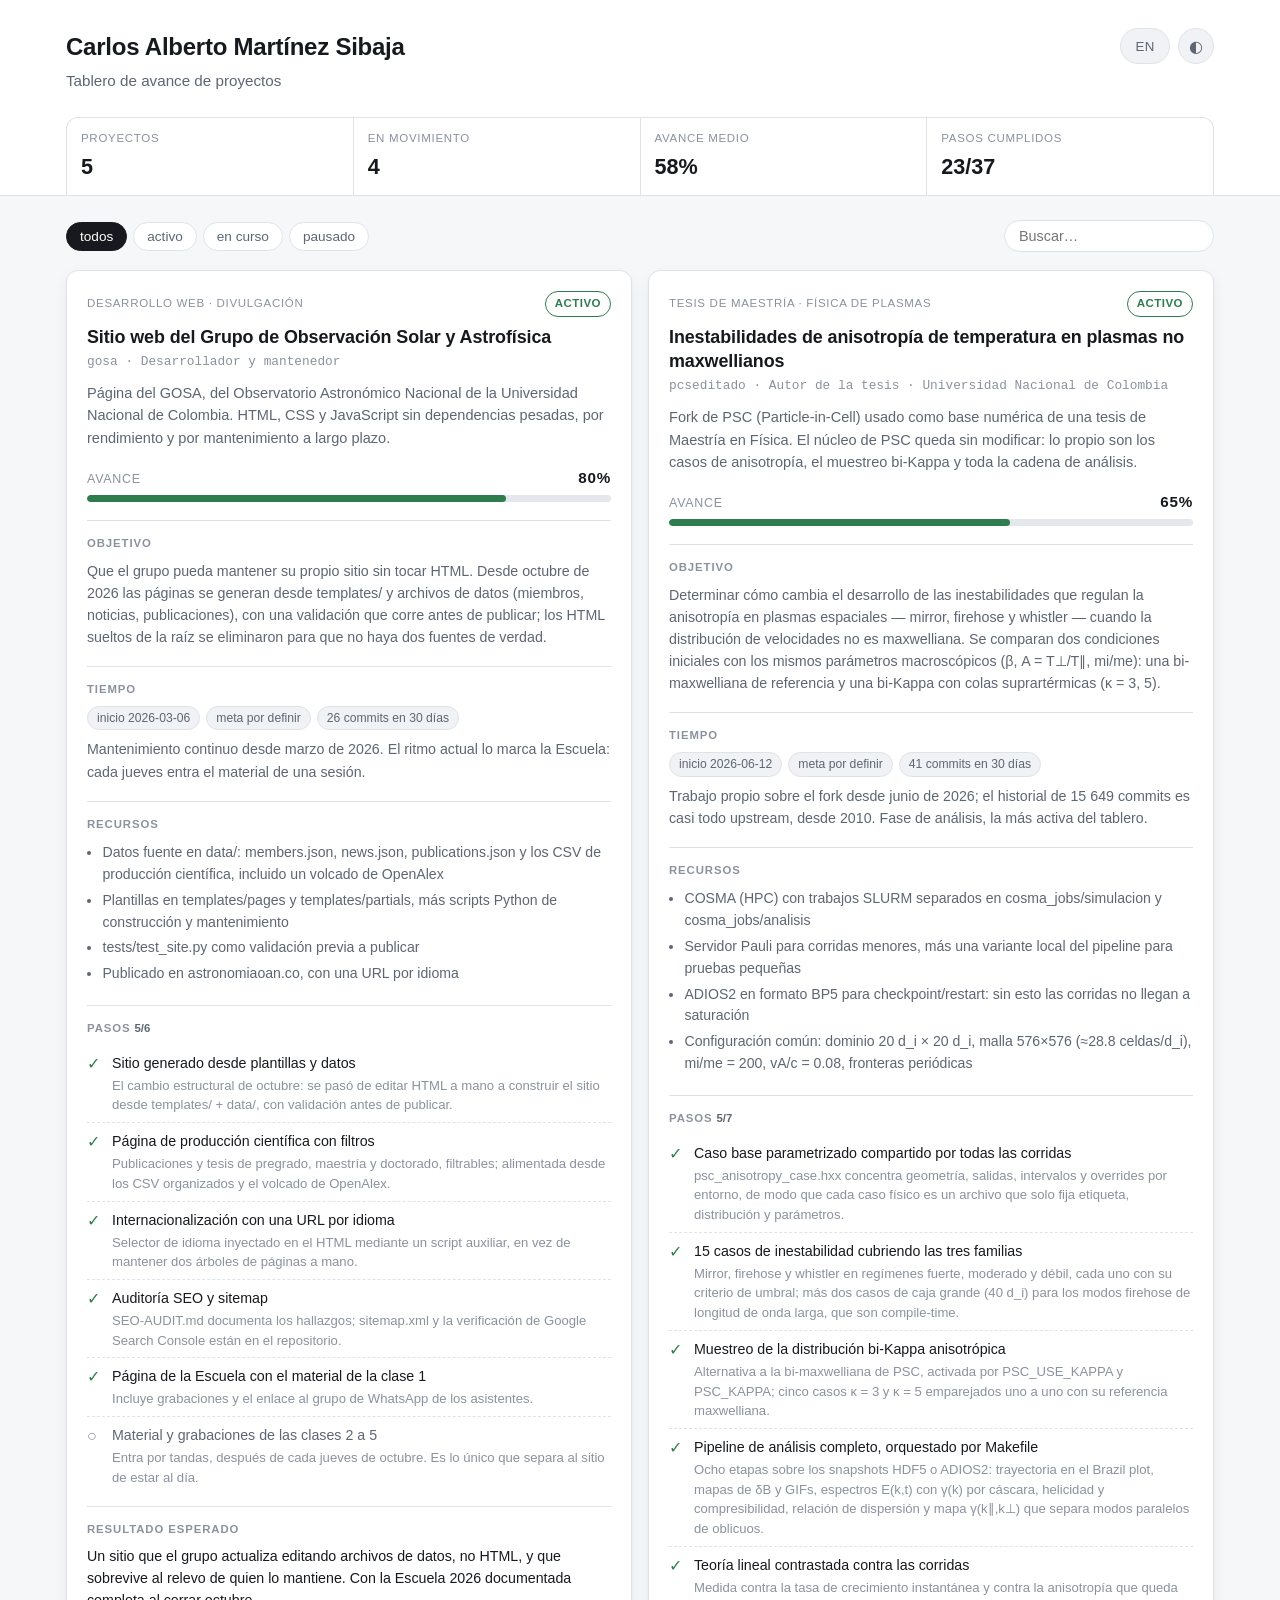
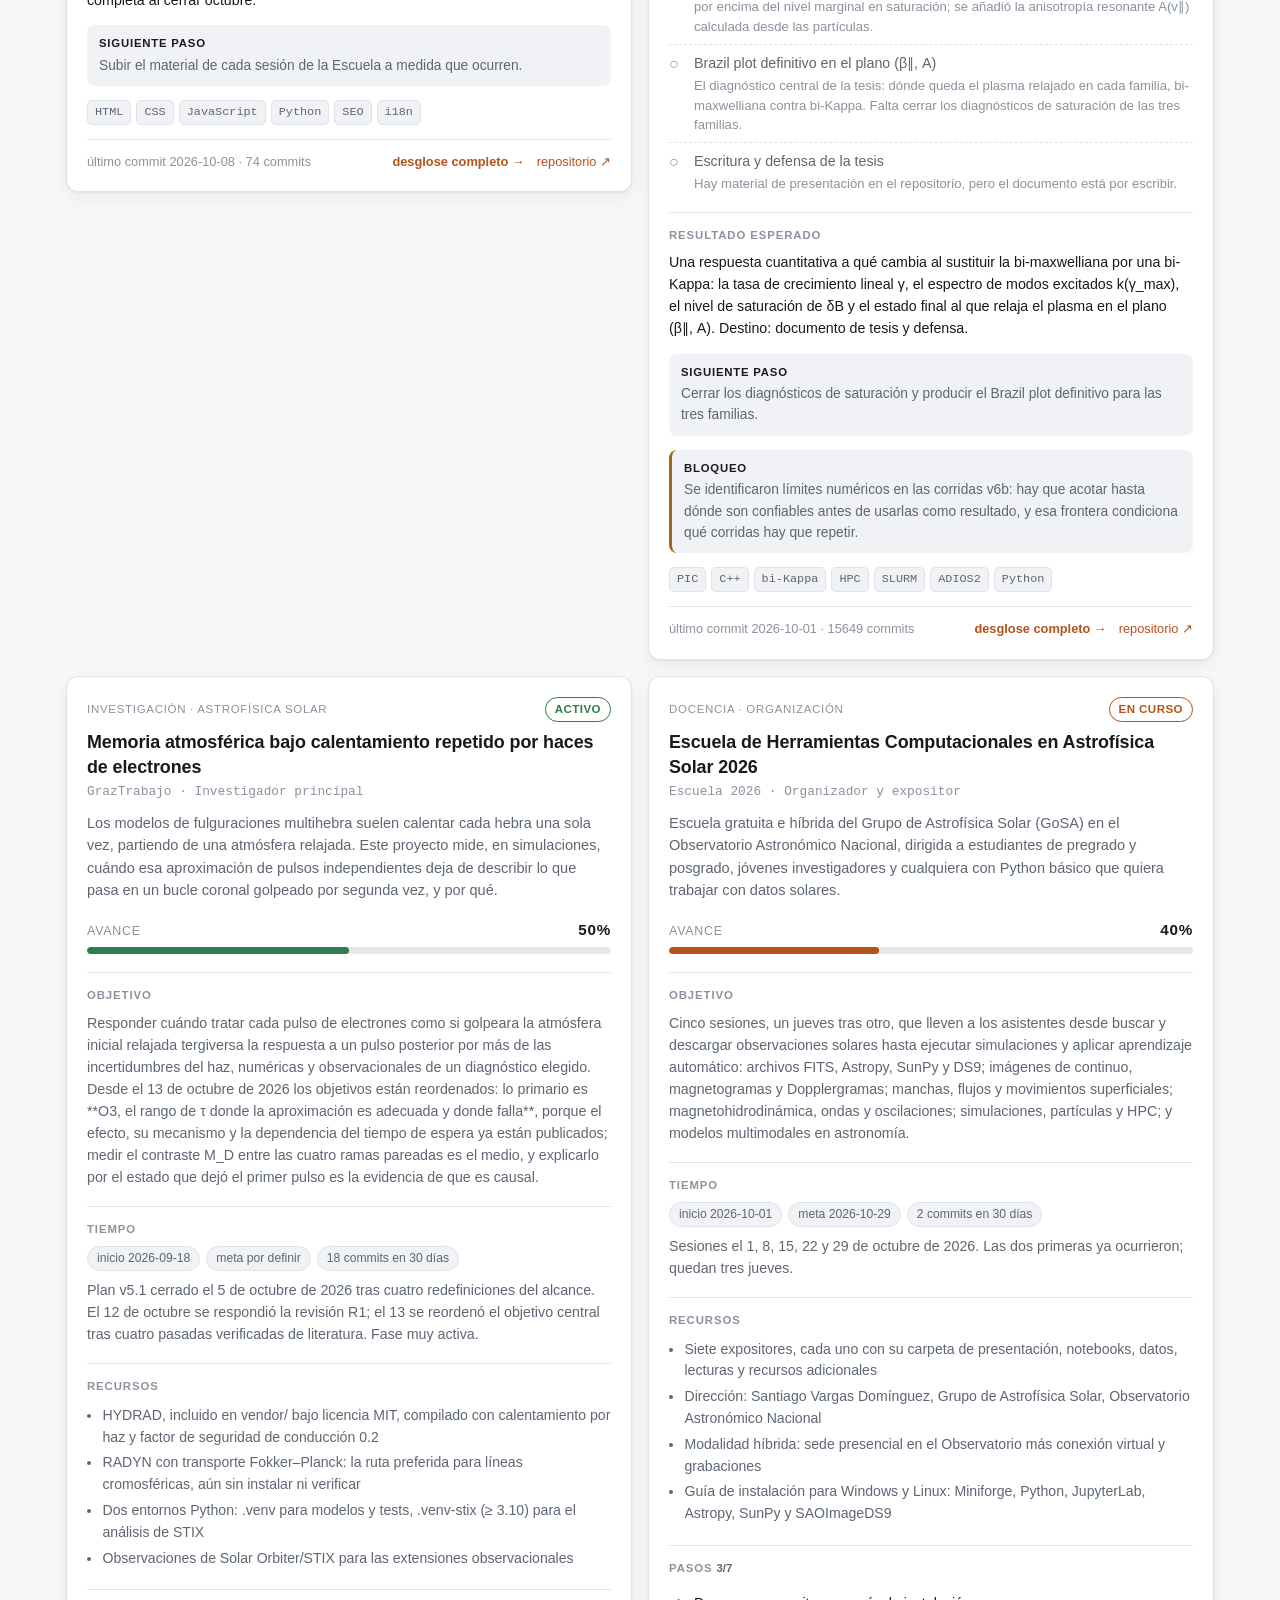
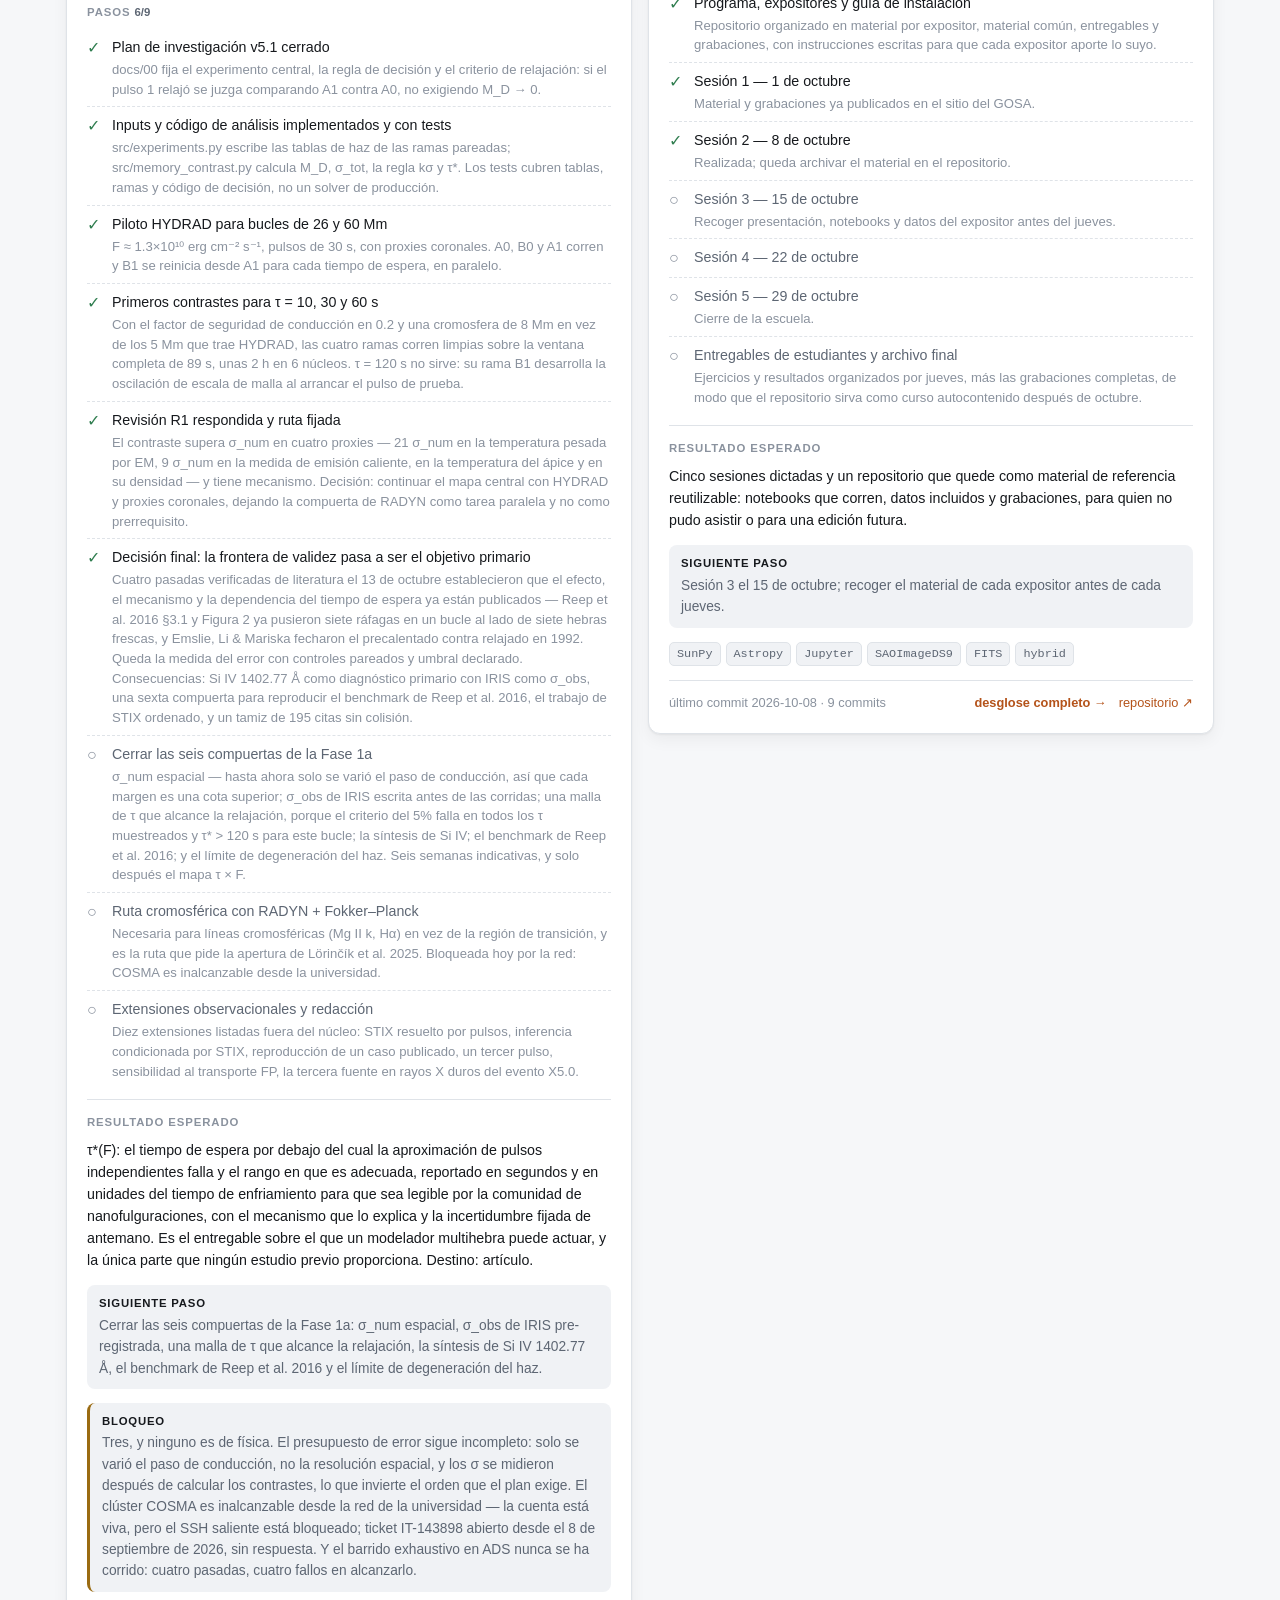
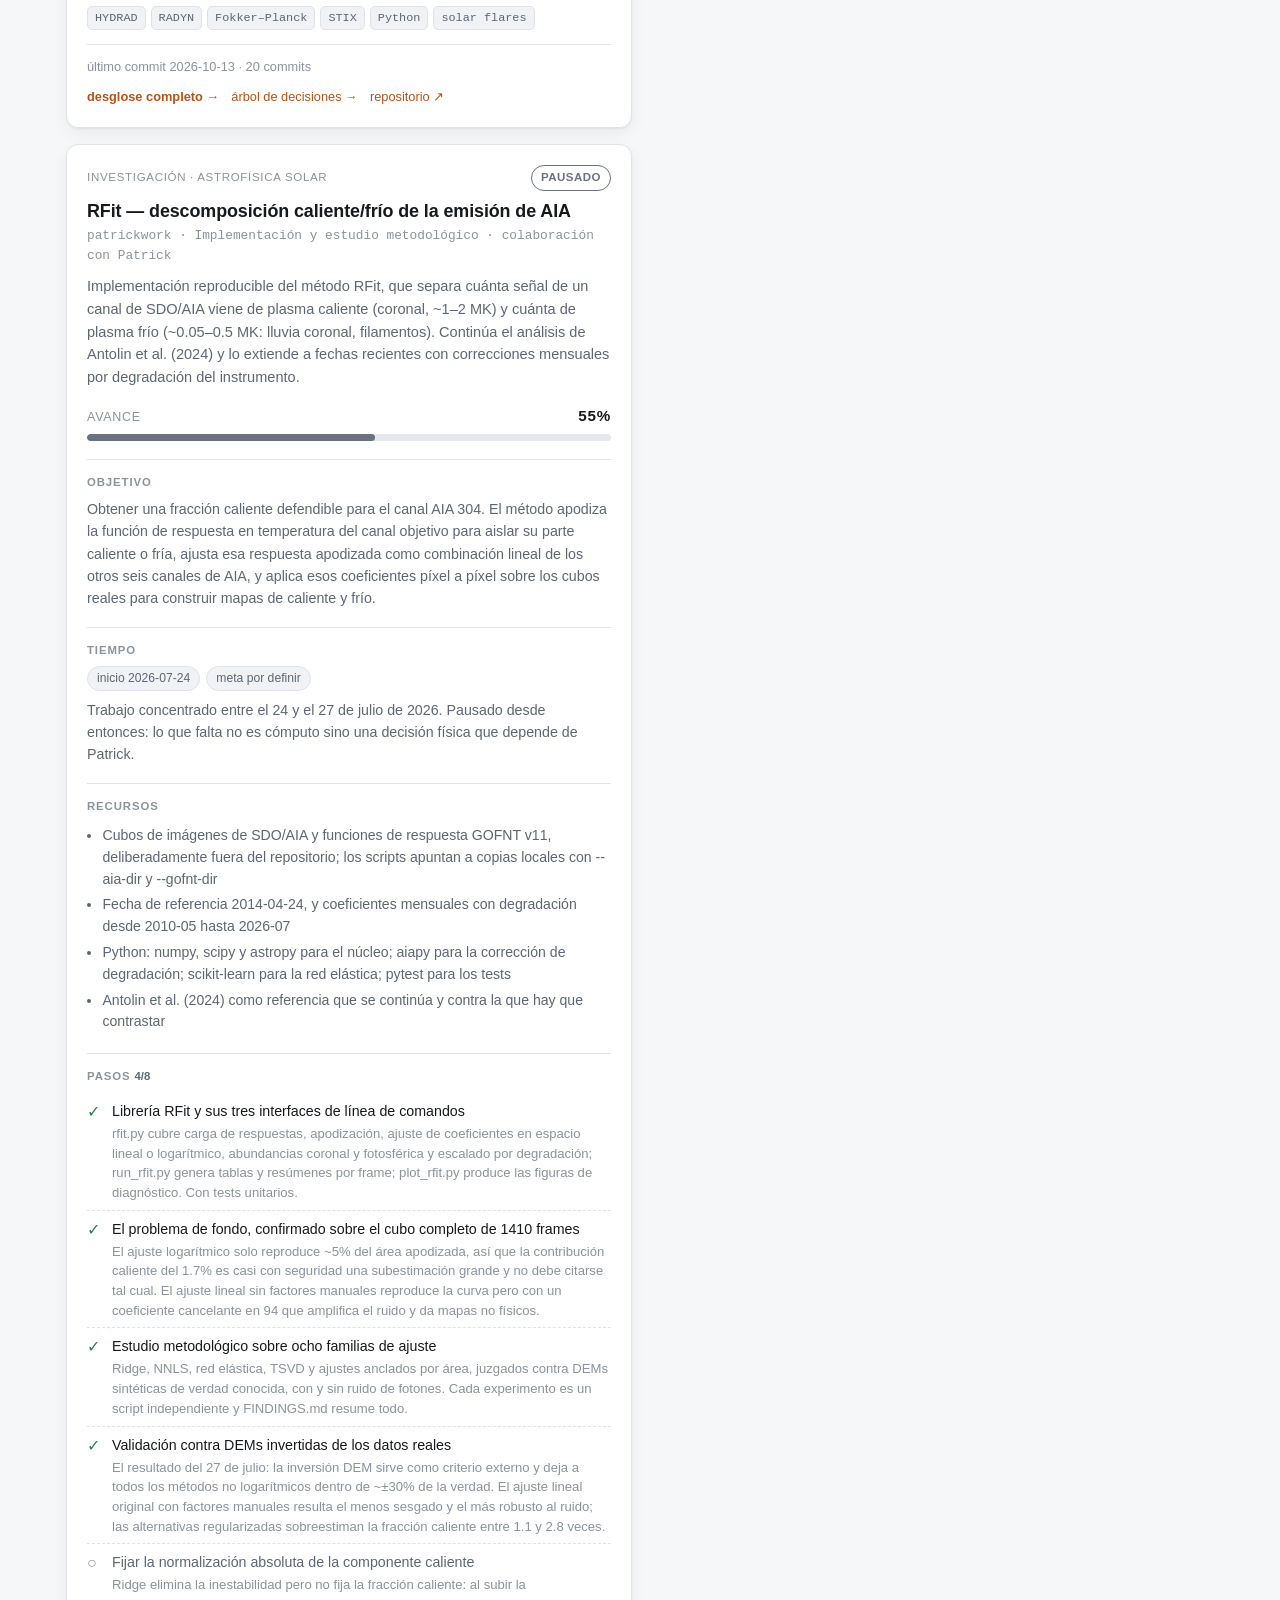
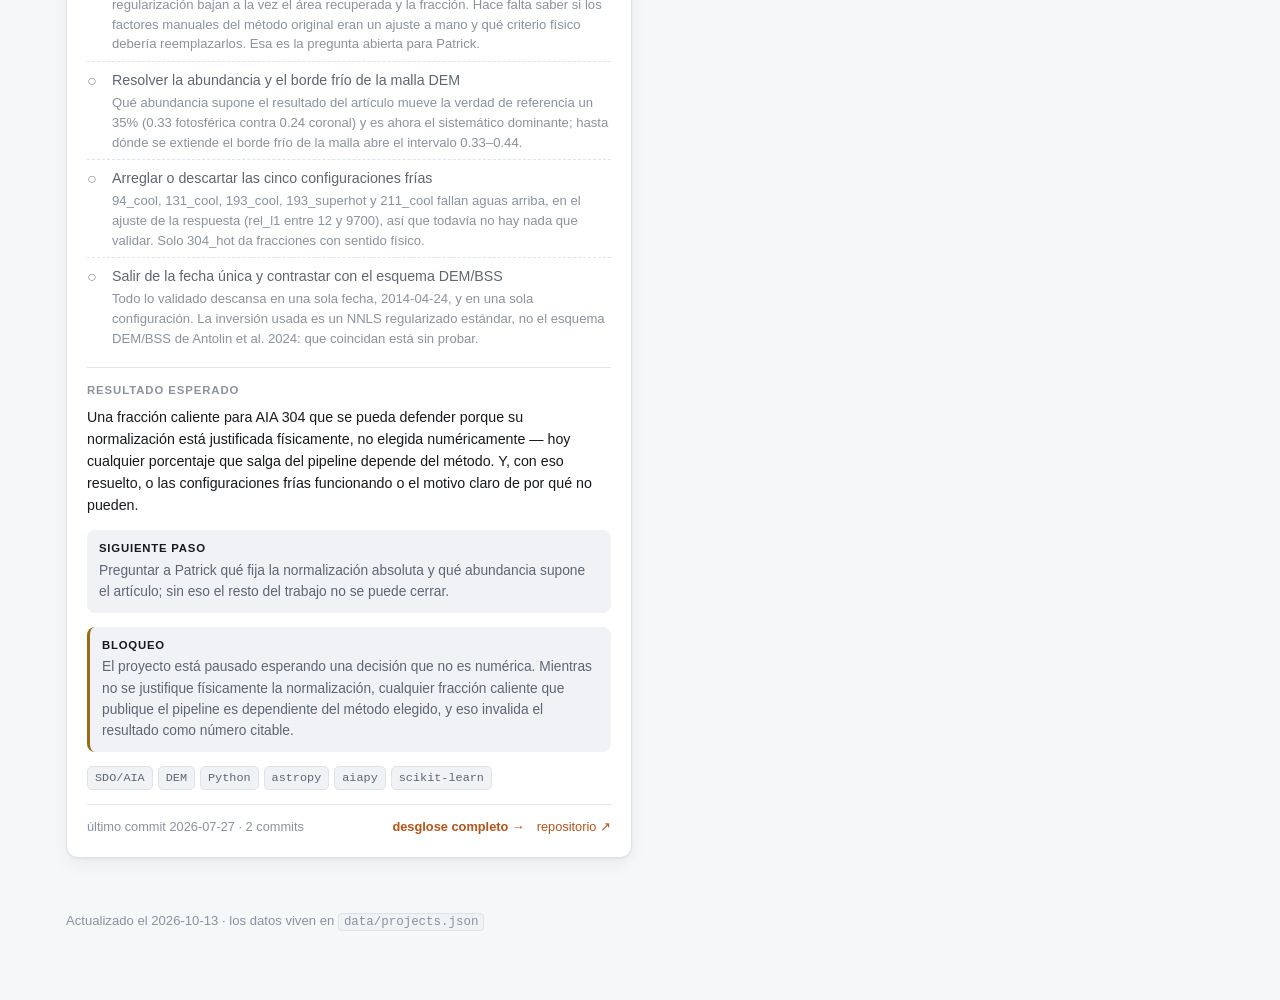
<file: index.html>
<!doctype html>
<html lang="es">
<head>
<meta charset="utf-8">
<meta name="viewport" content="width=device-width, initial-scale=1">
<title>Tablero de proyectos</title>
<meta name="description" content="Estado de avance de los proyectos de investigación, desarrollo y docencia. · Progress of research, development and teaching projects.">
<link rel="icon" href="data:image/svg+xml,%3Csvg xmlns='http://www.w3.org/2000/svg' viewBox='0 0 100 100'%3E%3Ctext y='.9em' font-size='90'%3E%E2%98%89%3C/text%3E%3C/svg%3E">
<link rel="stylesheet" href="styles.css">
</head>
<body>

<header class="site-head">
  <div class="wrap">
    <div class="head-row">
      <div>
        <h1 id="owner">—</h1>
        <p class="sub" id="subtitle"></p>
      </div>
      <div class="head-actions">
        <button id="lang" class="pill-btn" type="button"><span id="lang-label">EN</span></button>
        <button id="theme" class="pill-btn icon" type="button">◐</button>
      </div>
    </div>

    <dl class="stats" id="stats"></dl>
  </div>
</header>

<main class="wrap">

  <div class="toolbar">
    <div class="filters" id="filters" role="group"></div>
    <label class="search">
      <span class="sr-only">Buscar / Search</span>
      <input type="search" id="search" autocomplete="off">
    </label>
  </div>

  <div id="grid" class="grid"></div>

  <p id="empty" class="empty" hidden></p>

</main>

<footer class="site-foot wrap">
  <p><span id="updated-label">—</span> <span id="updated">—</span> ·
     <span id="data-note"></span> <code>data/projects.json</code></p>
</footer>

<script src="app.js"></script>
</body>
</html>
</file>
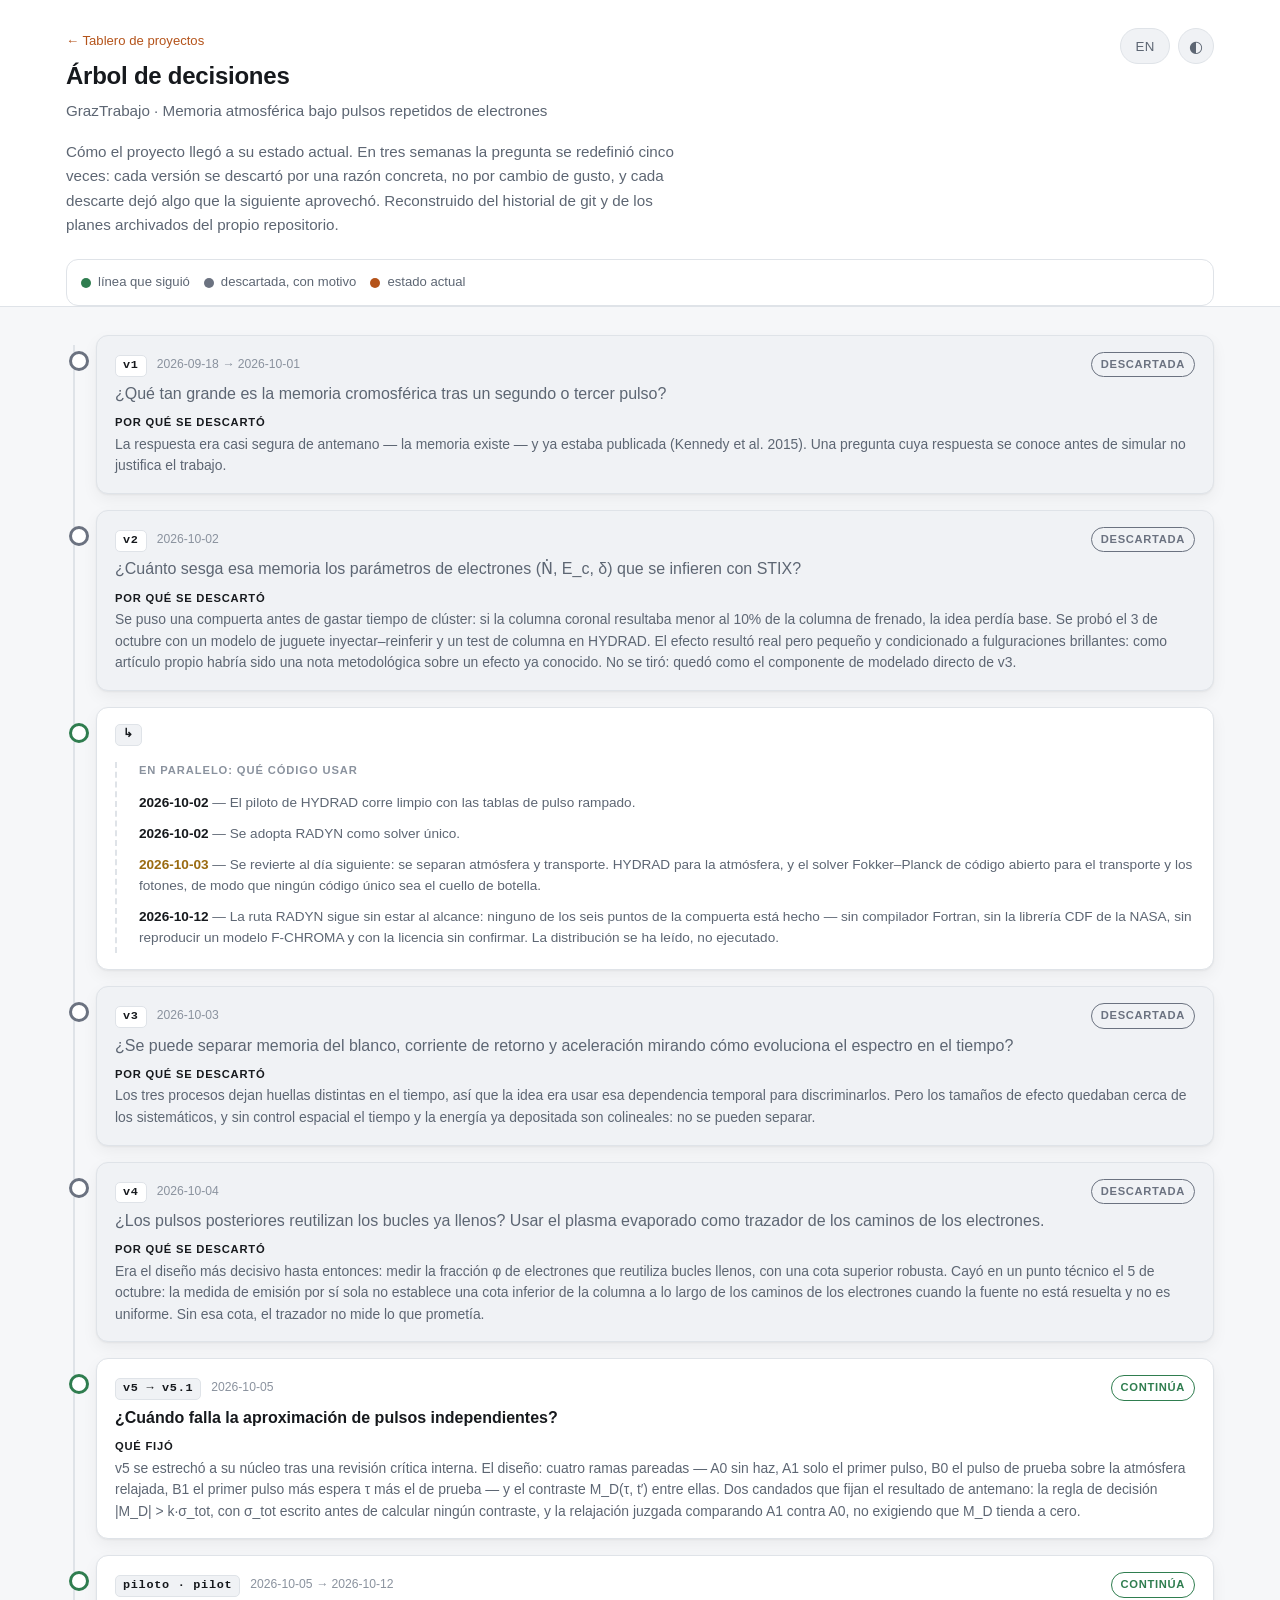
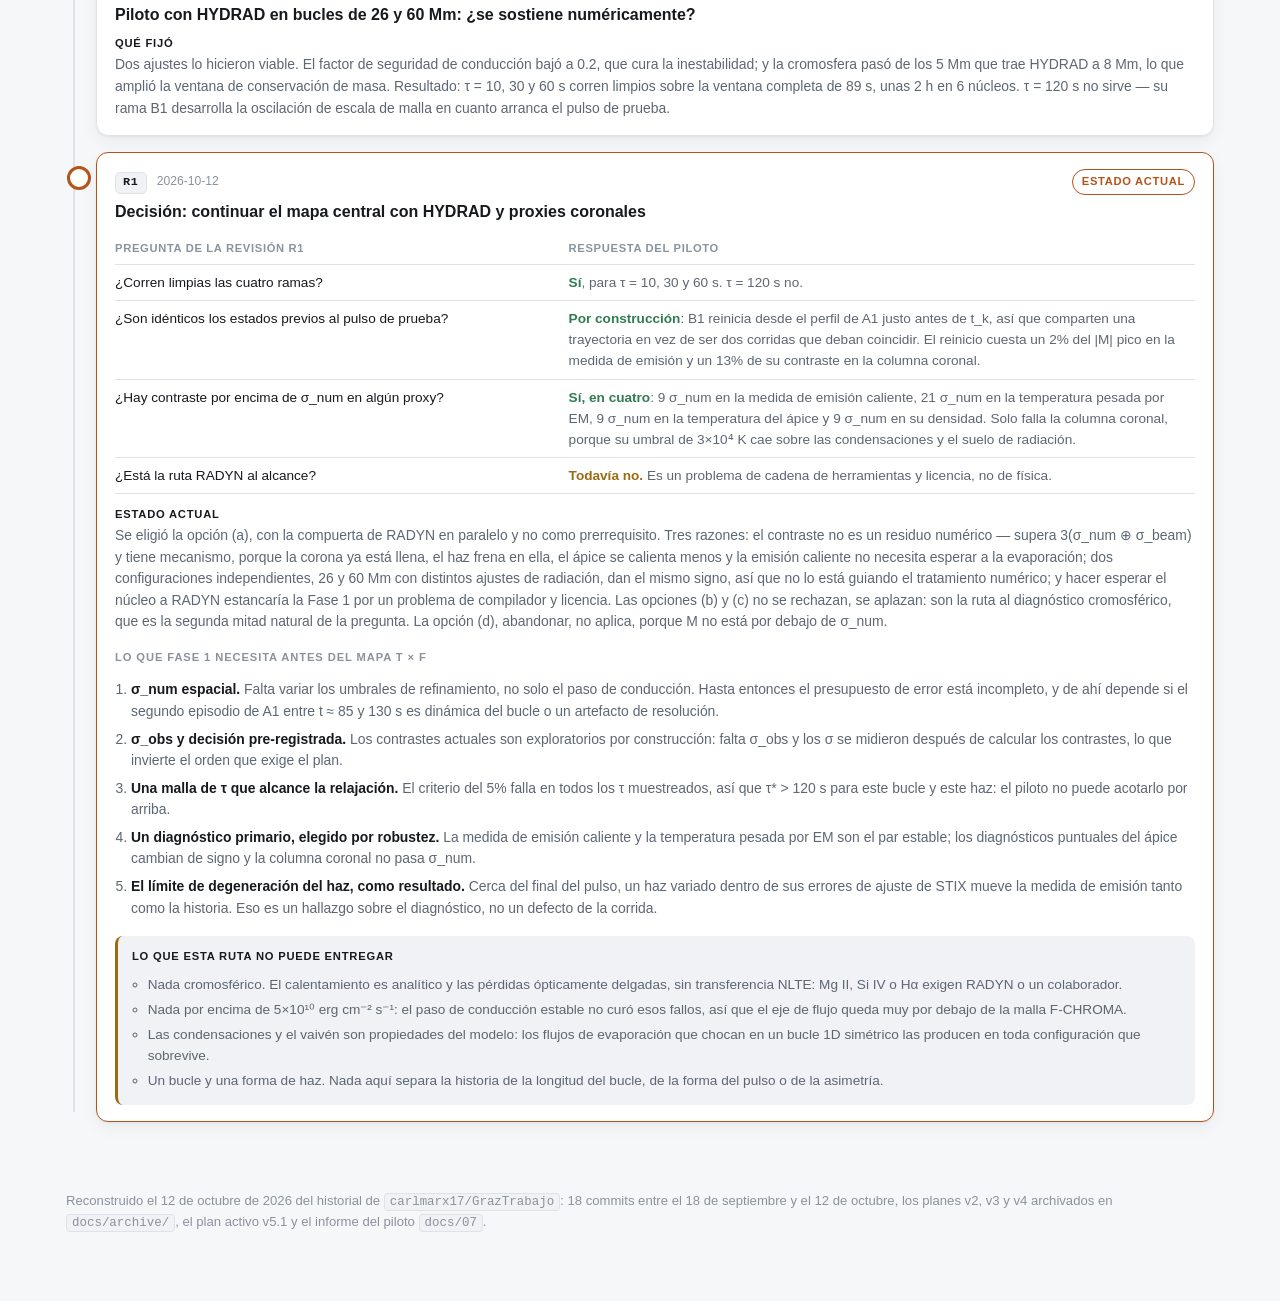
<file: graz-decisiones.html>
<!doctype html>
<html lang="es">
<head>
<meta charset="utf-8">
<meta name="viewport" content="width=device-width, initial-scale=1">
<title>Árbol de decisiones — GrazTrabajo</title>
<meta name="description" content="Cómo el proyecto de memoria atmosférica llegó a su estado actual: cinco redefiniciones, las rutas de solver y la revisión R1. · How the atmospheric-memory project reached its current state.">
<link rel="icon" href="data:image/svg+xml,%3Csvg xmlns='http://www.w3.org/2000/svg' viewBox='0 0 100 100'%3E%3Ctext y='.9em' font-size='90'%3E%E2%98%89%3C/text%3E%3C/svg%3E">
<link rel="stylesheet" href="styles.css">
<style>
  .back { display:inline-block; margin:0 0 6px; font-size:.82rem; color:var(--accent); text-decoration:none; }
  .back:hover { text-decoration:underline; }

  .lede { max-width:72ch; margin:18px 0 0; color:var(--muted); font-size:.95rem; }

  .legend { display:flex; flex-wrap:wrap; gap:14px; margin:22px 0 0; padding:12px 14px;
            background:var(--surface); border:1px solid var(--border); border-radius:var(--radius); }
  .legend span { display:flex; align-items:center; gap:7px; font-size:.82rem; color:var(--muted); }
  .dot { width:10px; height:10px; border-radius:50%; flex:none; }
  .dot.kept    { background:var(--ok); }
  .dot.dropped { background:var(--idle); }
  .dot.current { background:var(--accent); }

  /* ---- el árbol ---- */
  .tree { list-style:none; margin:28px 0 0; padding:0 0 0 30px; position:relative; }
  .tree::before { content:""; position:absolute; left:7px; top:10px; bottom:10px;
                  width:2px; background:var(--border); }

  .node { position:relative; margin:0 0 16px; }
  .node::before { content:""; position:absolute; left:-27px; top:16px;
                  width:14px; height:14px; border-radius:50%;
                  background:var(--surface); border:3px solid var(--idle); }
  .node.kept::before    { border-color:var(--ok); }
  .node.current::before { border-color:var(--accent); width:18px; height:18px; left:-29px; top:14px; }

  .box { background:var(--surface); border:1px solid var(--border); border-radius:var(--radius);
         box-shadow:var(--shadow); padding:16px 18px; }
  .node.current .box { border-color:var(--accent); }
  .node.dropped .box { background:var(--surface-2); }

  .box-head { display:flex; flex-wrap:wrap; align-items:baseline; gap:10px; margin-bottom:6px; }
  .ver { font:700 .74rem/1 ui-monospace,SFMono-Regular,Menlo,monospace; letter-spacing:.06em;
         color:var(--text); background:var(--surface-2); border:1px solid var(--border);
         border-radius:5px; padding:4px 7px; }
  .node.dropped .ver { background:var(--surface); }
  .when { font-size:.76rem; color:var(--faint); font-variant-numeric:tabular-nums; }
  .verdict { margin-left:auto; font-size:.7rem; font-weight:700; text-transform:uppercase;
             letter-spacing:.06em; padding:3px 9px; border-radius:999px; border:1px solid currentColor; }
  .verdict.kept    { color:var(--ok); }
  .verdict.dropped { color:var(--idle); }
  .verdict.current { color:var(--accent); }

  .q { margin:0; font-size:1rem; line-height:1.4; font-weight:600; }
  .node.dropped .q { color:var(--muted); font-weight:500; }
  .why { margin:9px 0 0; font-size:.87rem; color:var(--muted); }
  .why b { color:var(--text); font-size:.7rem; text-transform:uppercase; letter-spacing:.07em;
           display:block; margin-bottom:2px; }

  /* ---- rama lateral: rutas de solver ---- */
  .aside-track { margin:16px 0 0 0; padding:0 0 0 22px; border-left:2px dashed var(--border); }
  .aside-track h4 { margin:0 0 8px; font-size:.7rem; text-transform:uppercase; letter-spacing:.08em;
                    color:var(--faint); }
  .aside-step { font-size:.85rem; color:var(--muted); padding:5px 0; }
  .aside-step b { color:var(--text); font-weight:600; }
  .aside-step .rev { color:var(--warn); font-weight:600; }

  /* ---- tabla R1 ---- */
  .r1 { width:100%; border-collapse:collapse; margin:10px 0 0; font-size:.85rem; }
  .r1 th, .r1 td { text-align:left; vertical-align:top; padding:7px 10px 7px 0;
                   border-bottom:1px solid var(--border); }
  .r1 th { font-size:.7rem; text-transform:uppercase; letter-spacing:.06em; color:var(--faint);
           font-weight:700; }
  .r1 td:first-child { color:var(--text); width:42%; }
  .r1 td:last-child { color:var(--muted); }
  .yes { color:var(--ok); font-weight:600; }
  .no  { color:var(--warn); font-weight:600; }

  .pending { margin:10px 0 0; padding-left:1.15em; font-size:.87rem; color:var(--muted); }
  .pending li { padding:3px 0; }
  .pending b { color:var(--text); }

  .limits { margin:14px 0 0; padding:12px 14px; background:var(--surface-2);
            border-left:3px solid var(--warn); border-radius:8px; font-size:.85rem; color:var(--muted); }
  .limits b { display:block; color:var(--text); font-size:.7rem; text-transform:uppercase;
              letter-spacing:.07em; margin-bottom:4px; }
  .limits ul { margin:6px 0 0; padding-left:1.15em; }
  .limits li { padding:2px 0; }

  @media (max-width:560px) {
    .tree { padding-left:24px; }
    .verdict { margin-left:0; }
    .r1 td:first-child { width:auto; }
  }
</style>
</head>
<body>

<header class="site-head">
  <div class="wrap">
    <div class="head-row">
      <div>
        <a class="back" href="index.html" id="back">← Tablero de proyectos</a>
        <h1 id="title">—</h1>
        <p class="sub" id="subtitle"></p>
      </div>
      <div class="head-actions">
        <button id="lang" class="pill-btn" type="button"><span id="lang-label">EN</span></button>
        <button id="theme" class="pill-btn icon" type="button">◐</button>
      </div>
    </div>
    <p class="lede" id="lede"></p>
    <div class="legend" id="legend"></div>
  </div>
</header>

<main class="wrap">
  <ol class="tree" id="tree"></ol>
</main>

<footer class="site-foot wrap">
  <p id="foot"></p>
</footer>

<script src="graz-decisiones.js"></script>
</body>
</html>
</file>
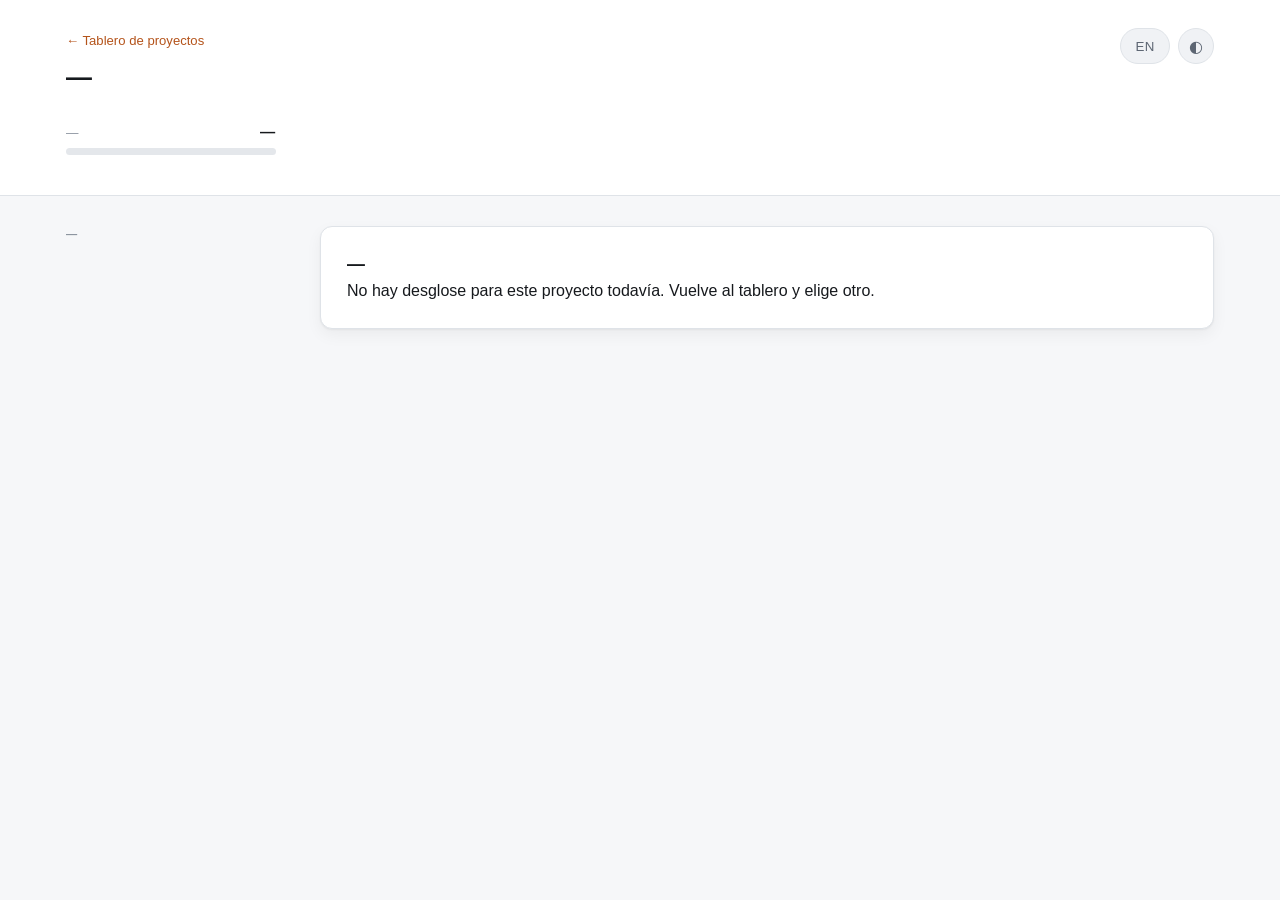
<file: proyecto.html>
<!doctype html>
<html lang="es">
<head>
<meta charset="utf-8">
<meta name="viewport" content="width=device-width, initial-scale=1">
<title>Desglose del proyecto</title>
<meta name="description" content="Desglose detallado de un proyecto: pregunta, método, parámetros, resultados, límites, glosario y referencias. · Detailed breakdown of a project: question, method, parameters, results, limits, glossary and references.">
<link rel="icon" href="data:image/svg+xml,%3Csvg xmlns='http://www.w3.org/2000/svg' viewBox='0 0 100 100'%3E%3Ctext y='.9em' font-size='90'%3E%E2%98%89%3C/text%3E%3C/svg%3E">
<link rel="stylesheet" href="styles.css">
</head>
<body class="detail-page">

<header class="site-head">
  <div class="wrap">
    <div class="head-row">
      <div>
        <a class="back" href="index.html" id="back">← Tablero de proyectos</a>
        <p class="eyebrow" id="area"></p>
        <h1 id="title">—</h1>
        <p class="sub" id="short"></p>
      </div>
      <div class="head-actions">
        <button id="lang" class="pill-btn" type="button"><span id="lang-label">EN</span></button>
        <button id="theme" class="pill-btn icon" type="button">◐</button>
      </div>
    </div>

    <p class="lede" id="lede"></p>

    <div class="hero-meta">
      <div class="hero-prog">
        <div class="prog-head"><span id="prog-label">—</span><b id="prog-value">—</b></div>
        <div class="track" id="track" role="progressbar" aria-valuemin="0" aria-valuemax="100">
          <div class="fill" id="fill" style="width:0"></div>
        </div>
      </div>
      <div class="chips" id="hero-chips"></div>
    </div>

    <div class="tags" id="tags"></div>
  </div>
</header>

<div class="wrap detail-body">
  <nav class="toc" id="toc" aria-labelledby="toc-title">
    <p class="toc-title" id="toc-title">—</p>
    <ol id="toc-list"></ol>
  </nav>

  <main id="sections"></main>
</div>

<footer class="site-foot wrap">
  <p id="foot"></p>
</footer>

<script src="proyecto.js"></script>
</body>
</html>
</file>
<file: styles.css>
:root {
  --bg: #f6f7f9;
  --surface: #ffffff;
  --surface-2: #f0f2f5;
  --border: #dfe3e8;
  --text: #16191d;
  --muted: #5d6673;
  --faint: #8a929e;
  --accent: #b4531a;
  --ok: #2f7d4f;
  --warn: #9a6b12;
  --idle: #6b7280;
  --track: #e4e7eb;
  --radius: 12px;
  --shadow: 0 1px 2px rgba(16, 20, 26, .05), 0 6px 16px rgba(16, 20, 26, .05);
}

@media (prefers-color-scheme: dark) {
  :root:not([data-theme="light"]) {
    --bg: #0e1116;
    --surface: #161b22;
    --surface-2: #1c232c;
    --border: #2a323d;
    --text: #e6e9ee;
    --muted: #9aa4b2;
    --faint: #6e7886;
    --accent: #e08a52;
    --ok: #5fb67f;
    --warn: #d5a63f;
    --idle: #8b95a3;
    --track: #262e38;
    --shadow: 0 1px 2px rgba(0, 0, 0, .3), 0 6px 20px rgba(0, 0, 0, .25);
  }
}

:root[data-theme="dark"] {
  --bg: #0e1116;
  --surface: #161b22;
  --surface-2: #1c232c;
  --border: #2a323d;
  --text: #e6e9ee;
  --muted: #9aa4b2;
  --faint: #6e7886;
  --accent: #e08a52;
  --ok: #5fb67f;
  --warn: #d5a63f;
  --idle: #8b95a3;
  --track: #262e38;
  --shadow: 0 1px 2px rgba(0, 0, 0, .3), 0 6px 20px rgba(0, 0, 0, .25);
}

* { box-sizing: border-box; }

body {
  margin: 0;
  background: var(--bg);
  color: var(--text);
  font: 16px/1.55 -apple-system, BlinkMacSystemFont, "Segoe UI", Inter, Roboto, Helvetica, Arial, sans-serif;
  -webkit-font-smoothing: antialiased;
}

.wrap {
  max-width: 1180px;
  margin: 0 auto;
  padding: 0 16px;
}

.sr-only {
  position: absolute;
  width: 1px; height: 1px;
  padding: 0; margin: -1px;
  overflow: hidden;
  clip: rect(0 0 0 0);
  white-space: nowrap;
}

/* ---------- cabecera ---------- */

.site-head {
  border-bottom: 1px solid var(--border);
  background: var(--surface);
  padding: 28px 0 0;
}

.head-row {
  display: flex;
  align-items: flex-start;
  justify-content: space-between;
  gap: 16px;
}

h1 {
  margin: 0;
  font-size: 1.5rem;
  letter-spacing: -.01em;
}

.sub {
  margin: 4px 0 0;
  color: var(--muted);
  font-size: .95rem;
}

.head-actions {
  flex: none;
  display: flex;
  gap: 8px;
}

.pill-btn {
  height: 36px;
  min-width: 48px;
  padding: 0 14px;
  border: 1px solid var(--border);
  border-radius: 999px;
  background: var(--surface-2);
  color: var(--muted);
  font: 600 .82rem/1 inherit;
  letter-spacing: .04em;
  cursor: pointer;
}
.pill-btn.icon {
  min-width: 36px;
  padding: 0;
  font-size: 1rem;
  font-weight: 400;
}
.pill-btn:hover { color: var(--text); }

.stats {
  display: grid;
  grid-template-columns: repeat(auto-fit, minmax(140px, 1fr));
  gap: 1px;
  margin: 24px 0 0;
  background: var(--border);
  border: 1px solid var(--border);
  border-bottom: 0;
  border-radius: var(--radius) var(--radius) 0 0;
  overflow: hidden;
}

.stat { background: var(--surface); padding: 12px 14px; }
.stat dt {
  margin: 0;
  color: var(--faint);
  font-size: .72rem;
  text-transform: uppercase;
  letter-spacing: .06em;
}
.stat dd {
  margin: 2px 0 0;
  font-size: 1.35rem;
  font-variant-numeric: tabular-nums;
  font-weight: 600;
}

/* ---------- barra de herramientas ---------- */

.toolbar {
  display: flex;
  flex-wrap: wrap;
  align-items: center;
  justify-content: space-between;
  gap: 12px;
  margin: 24px 0 18px;
}

.filters { display: flex; flex-wrap: wrap; gap: 6px; }

.chip {
  border: 1px solid var(--border);
  background: var(--surface);
  color: var(--muted);
  border-radius: 999px;
  padding: 6px 13px;
  font-size: .85rem;
  cursor: pointer;
}
.chip:hover { color: var(--text); }
.chip[aria-pressed="true"] {
  background: var(--text);
  border-color: var(--text);
  color: var(--surface);
}

.search input {
  border: 1px solid var(--border);
  background: var(--surface);
  color: var(--text);
  border-radius: 999px;
  padding: 7px 14px;
  font-size: .9rem;
  min-width: 210px;
}
.search input:focus { outline: 2px solid var(--accent); outline-offset: -1px; }

/* ---------- rejilla ---------- */

.grid {
  display: grid;
  grid-template-columns: repeat(auto-fill, minmax(420px, 1fr));
  gap: 16px;
  align-items: start;
}

.card {
  background: var(--surface);
  border: 1px solid var(--border);
  border-radius: var(--radius);
  box-shadow: var(--shadow);
  padding: 20px;
}

.card-top {
  display: flex;
  align-items: baseline;
  justify-content: space-between;
  gap: 10px;
}

.area {
  color: var(--faint);
  font-size: .72rem;
  text-transform: uppercase;
  letter-spacing: .06em;
}

.badge {
  flex: none;
  font-size: .72rem;
  font-weight: 600;
  padding: 3px 9px;
  border-radius: 999px;
  text-transform: uppercase;
  letter-spacing: .04em;
  border: 1px solid currentColor;
  white-space: nowrap;
}
.badge.active       { color: var(--ok); }
.badge.in-progress  { color: var(--accent); }
.badge.intermittent { color: var(--warn); }
.badge.paused       { color: var(--idle); }
.badge.blocked      { color: var(--warn); }

.card h2 {
  margin: 8px 0 0;
  font-size: 1.12rem;
  line-height: 1.35;
  letter-spacing: -.005em;
}

.short {
  margin: 3px 0 0;
  color: var(--faint);
  font-size: .8rem;
  font-family: ui-monospace, SFMono-Regular, Menlo, monospace;
}

.summary {
  margin: 10px 0 0;
  color: var(--muted);
  font-size: .91rem;
}

/* progreso */

.prog-head {
  display: flex;
  justify-content: space-between;
  align-items: baseline;
  margin: 16px 0 6px;
  font-size: .78rem;
  color: var(--faint);
  text-transform: uppercase;
  letter-spacing: .06em;
}
.prog-head b {
  color: var(--text);
  font-size: .95rem;
  font-variant-numeric: tabular-nums;
}

.track {
  height: 7px;
  background: var(--track);
  border-radius: 999px;
  overflow: hidden;
}
.fill { height: 100%; border-radius: 999px; background: var(--accent); }
.card.s-active       .fill { background: var(--ok); }
.card.s-intermittent .fill { background: var(--warn); }
.card.s-paused       .fill { background: var(--idle); }
.card.s-blocked      .fill { background: var(--warn); }

/* ---------- bloques: objetivo, tiempo, recursos, pasos, resultado ---------- */

.block {
  margin: 18px 0 0;
  padding-top: 14px;
  border-top: 1px solid var(--border);
}

.block h3 {
  margin: 0 0 7px;
  font-size: .71rem;
  font-weight: 700;
  text-transform: uppercase;
  letter-spacing: .08em;
  color: var(--faint);
}
.block h3 .count {
  font-weight: 600;
  letter-spacing: 0;
  color: var(--muted);
  font-variant-numeric: tabular-nums;
}

.block p {
  margin: 0;
  font-size: .89rem;
  color: var(--muted);
}

.block.expected p { color: var(--text); }

.chips { display: flex; flex-wrap: wrap; gap: 6px; margin-bottom: 8px; }
.meta-chip {
  font-size: .76rem;
  color: var(--muted);
  background: var(--surface-2);
  border: 1px solid var(--border);
  border-radius: 999px;
  padding: 2px 9px;
  font-variant-numeric: tabular-nums;
}

.bullets {
  margin: 0;
  padding-left: 1.1em;
  font-size: .88rem;
  color: var(--muted);
}
.bullets li { padding: 2px 0; }

/* pasos */

.steps { list-style: none; margin: 0; padding: 0; }

.steps li {
  display: flex;
  gap: 9px;
  padding: 7px 0;
  border-bottom: 1px dashed var(--border);
}
.steps li:last-child { border-bottom: 0; padding-bottom: 0; }

.steps .mark { flex: none; width: 1em; line-height: 1.5; }
.steps li.done .mark { color: var(--ok); }
.steps li.todo .mark { color: var(--faint); }

.step-body { display: block; }

.step-label {
  display: block;
  font-size: .89rem;
  color: var(--text);
}
.steps li.todo .step-label { color: var(--muted); }

.step-detail {
  display: block;
  margin-top: 2px;
  font-size: .82rem;
  line-height: 1.5;
  color: var(--faint);
}

/* notas */

.note {
  margin: 14px 0 0;
  padding: 10px 12px;
  background: var(--surface-2);
  border-radius: 8px;
  font-size: .86rem;
  color: var(--muted);
}
.note b {
  display: block;
  color: var(--text);
  font-size: .71rem;
  text-transform: uppercase;
  letter-spacing: .07em;
  margin-bottom: 2px;
}
.note.blocker { border-left: 3px solid var(--warn); }

.tags { display: flex; flex-wrap: wrap; gap: 5px; margin: 14px 0 0; }
.tag {
  font-size: .74rem;
  color: var(--muted);
  background: var(--surface-2);
  border: 1px solid var(--border);
  border-radius: 5px;
  padding: 2px 7px;
  font-family: ui-monospace, SFMono-Regular, Menlo, monospace;
}

.card-foot {
  display: flex;
  flex-wrap: wrap;
  gap: 10px;
  align-items: center;
  justify-content: space-between;
  margin: 14px 0 0;
  padding-top: 12px;
  border-top: 1px solid var(--border);
  font-size: .8rem;
  color: var(--faint);
}
.foot-links { display: flex; flex-wrap: wrap; gap: 12px; }
.card-foot a { color: var(--accent); text-decoration: none; }
.card-foot a:hover { text-decoration: underline; }

.empty { color: var(--muted); text-align: center; padding: 48px 0; }

.site-foot {
  color: var(--faint);
  font-size: .82rem;
  padding: 40px 16px 56px;
}
.site-foot code {
  font-size: .95em;
  background: var(--surface-2);
  border: 1px solid var(--border);
  border-radius: 4px;
  padding: 1px 5px;
}

@media (max-width: 760px) {
  .grid { grid-template-columns: 1fr; }
  .search { flex: 1; }
  .search input { min-width: 0; width: 100%; }
}

/* ============================================================
   Página de desglose por proyecto (proyecto.html)
   Project breakdown page (proyecto.html)
   ============================================================ */

.back {
  display: inline-block;
  margin: 0 0 8px;
  font-size: .82rem;
  color: var(--accent);
  text-decoration: none;
}
.back:hover { text-decoration: underline; }

.eyebrow {
  margin: 0 0 2px;
  color: var(--faint);
  font-size: .72rem;
  text-transform: uppercase;
  letter-spacing: .07em;
}

.detail-page h1 { font-size: 1.62rem; line-height: 1.25; max-width: 30ch; }
.detail-page .sub {
  font-family: ui-monospace, SFMono-Regular, Menlo, monospace;
  font-size: .8rem;
  color: var(--faint);
}

.lede {
  max-width: 76ch;
  margin: 18px 0 0;
  color: var(--muted);
  font-size: 1rem;
  line-height: 1.6;
}

.hero-meta {
  display: flex;
  flex-wrap: wrap;
  align-items: center;
  gap: 14px 20px;
  margin: 22px 0 0;
}
.hero-prog { flex: none; width: 210px; }
.hero-prog .prog-head { margin: 0 0 5px; }
.hero-meta .chips { margin: 0; }

.meta-chip.link { color: var(--accent); text-decoration: none; }
.meta-chip.link:hover { text-decoration: underline; }

.meta-chip.badge-chip {
  text-transform: uppercase;
  letter-spacing: .05em;
  font-weight: 600;
  font-size: .72rem;
  background: var(--surface);
  border-color: currentColor;
}
.badge-chip.active       { color: var(--ok); }
.badge-chip.in-progress  { color: var(--accent); }
.badge-chip.intermittent { color: var(--warn); }
.badge-chip.paused       { color: var(--idle); }
.badge-chip.blocked      { color: var(--warn); }

.detail-page .tags { margin: 16px 0 24px; }

body[data-status="active"]       .hero-prog .fill { background: var(--ok); }
body[data-status="intermittent"] .hero-prog .fill { background: var(--warn); }
body[data-status="paused"]       .hero-prog .fill { background: var(--idle); }
body[data-status="blocked"]      .hero-prog .fill { background: var(--warn); }

/* ---- cuerpo a dos columnas: índice fijo + secciones ---- */

.detail-body {
  display: grid;
  grid-template-columns: 220px minmax(0, 1fr);
  gap: 34px;
  align-items: start;
  padding-top: 30px;
}

.toc { position: sticky; top: 22px; }
.toc-title {
  margin: 0 0 8px;
  font-size: .7rem;
  font-weight: 700;
  text-transform: uppercase;
  letter-spacing: .08em;
  color: var(--faint);
}
.toc ol {
  list-style: none;
  margin: 0;
  padding: 0;
  border-left: 2px solid var(--border);
}
.toc li { margin: 0; }
.toc a {
  display: block;
  padding: 5px 0 5px 12px;
  margin-left: -2px;
  border-left: 2px solid transparent;
  color: var(--muted);
  text-decoration: none;
  font-size: .85rem;
  line-height: 1.35;
}
.toc a:hover { color: var(--text); border-left-color: var(--accent); }

/* ---- una hoja por sección ---- */

.sheet {
  background: var(--surface);
  border: 1px solid var(--border);
  border-radius: var(--radius);
  box-shadow: var(--shadow);
  padding: 24px 26px;
  margin: 0 0 18px;
  scroll-margin-top: 18px;
}

.sheet h2 {
  margin: 0;
  font-size: 1.12rem;
  letter-spacing: -.005em;
}

.sheet-blurb {
  margin: 8px 0 0;
  color: var(--muted);
  font-size: .92rem;
  max-width: 78ch;
}

.blk { margin: 16px 0 0; }
.blk:first-of-type { margin-top: 14px; }

.sheet p { margin: 0 0 10px; }
.sheet p:last-child { margin-bottom: 0; }

.blk-prose p {
  max-width: 78ch;
  font-size: .94rem;
  line-height: 1.65;
  color: var(--muted);
}
.blk-prose b, .sheet b { color: var(--text); }

.sheet code {
  font-family: ui-monospace, SFMono-Regular, Menlo, monospace;
  font-size: .86em;
  background: var(--surface-2);
  border: 1px solid var(--border);
  border-radius: 4px;
  padding: 1px 5px;
}
.sheet a { color: var(--accent); text-decoration: none; }
.sheet a:hover { text-decoration: underline; }

.prose-list {
  margin: 0;
  padding-left: 1.2em;
  max-width: 78ch;
  font-size: .92rem;
  color: var(--muted);
}
.prose-list li { padding: 3px 0; line-height: 1.6; }

/* definiciones y pares clave/valor */

.defs, .kv { margin: 0; }

.def, .kv-row {
  display: grid;
  gap: 2px 16px;
  padding: 9px 0;
  border-bottom: 1px dashed var(--border);
}
.def:last-child, .kv-row:last-child { border-bottom: 0; padding-bottom: 0; }

.kv-row { grid-template-columns: minmax(130px, 32%) 1fr; align-items: baseline; }

.def dt, .kv-row dt {
  margin: 0;
  font-weight: 600;
  font-size: .9rem;
  color: var(--text);
}
.def dd, .kv-row dd {
  margin: 0;
  font-size: .89rem;
  line-height: 1.6;
  color: var(--muted);
}
.kv-row dd { font-variant-numeric: tabular-nums; }

/* tablas */

.table-wrap { overflow-x: auto; }

table.data {
  width: 100%;
  border-collapse: collapse;
  font-size: .86rem;
}
table.data th, table.data td {
  text-align: left;
  vertical-align: top;
  padding: 8px 12px 8px 0;
  border-bottom: 1px solid var(--border);
}
table.data th {
  font-size: .69rem;
  text-transform: uppercase;
  letter-spacing: .06em;
  color: var(--faint);
  font-weight: 700;
  white-space: nowrap;
}
table.data td { color: var(--muted); line-height: 1.55; }
table.data td.first { color: var(--text); }
table.data tbody tr:last-child td { border-bottom: 0; }

.table-note {
  margin: 8px 0 0;
  font-size: .8rem;
  color: var(--faint);
  max-width: 78ch;
}

/* pasos grandes */

.big-steps { list-style: none; margin: 0; padding: 0; counter-reset: st; }
.big-steps li {
  display: flex;
  gap: 12px;
  padding: 11px 0;
  border-bottom: 1px dashed var(--border);
}
.big-steps li:last-child { border-bottom: 0; padding-bottom: 0; }
.big-steps .n {
  flex: none;
  width: 22px; height: 22px;
  margin-top: 1px;
  border-radius: 50%;
  display: grid;
  place-items: center;
  font: 600 .72rem/1 ui-monospace, SFMono-Regular, Menlo, monospace;
  background: var(--surface-2);
  border: 1px solid var(--border);
  color: var(--muted);
}
.big-steps li.done .n { color: var(--ok); border-color: var(--ok); }
.big-steps .st-label { margin: 0; font-size: .93rem; color: var(--text); }
.big-steps li.todo .st-label { color: var(--muted); }
.big-steps .st-detail {
  margin: 3px 0 0;
  font-size: .86rem;
  line-height: 1.6;
  color: var(--faint);
  max-width: 76ch;
}

/* línea de tiempo */

.tl { list-style: none; margin: 0; padding: 0 0 0 26px; position: relative; }
.tl::before {
  content: "";
  position: absolute;
  left: 5px; top: 8px; bottom: 8px;
  width: 2px;
  background: var(--border);
}
.tl-item { position: relative; margin: 0 0 16px; }
.tl-item:last-child { margin-bottom: 0; }
.tl-item::before {
  content: "";
  position: absolute;
  left: -25px; top: 5px;
  width: 12px; height: 12px;
  border-radius: 50%;
  background: var(--surface);
  border: 3px solid var(--idle);
}
.tl-item.kept::before    { border-color: var(--ok); }
.tl-item.current::before { border-color: var(--accent); }
.tl-head { display: flex; flex-wrap: wrap; align-items: baseline; gap: 9px; }
.ver {
  font: 700 .72rem/1 ui-monospace, SFMono-Regular, Menlo, monospace;
  letter-spacing: .05em;
  background: var(--surface-2);
  border: 1px solid var(--border);
  border-radius: 5px;
  padding: 4px 7px;
  color: var(--text);
}
.when { font-size: .75rem; color: var(--faint); font-variant-numeric: tabular-nums; }
.tl-title { margin: 6px 0 0; font-size: .94rem; font-weight: 600; }
.tl-item.dropped .tl-title { color: var(--muted); font-weight: 500; }
.tl-body { margin: 4px 0 0; font-size: .87rem; line-height: 1.6; color: var(--muted); max-width: 76ch; }

/* avisos */

.callout {
  padding: 14px 16px;
  border-radius: 10px;
  background: var(--surface-2);
  border-left: 3px solid var(--idle);
  font-size: .89rem;
  color: var(--muted);
  max-width: 80ch;
}
.callout.v-note { border-left-color: var(--accent); }
.callout.v-warn { border-left-color: var(--warn); }
.callout.v-ok   { border-left-color: var(--ok); }
.callout .co-title {
  margin: 0 0 6px;
  color: var(--text);
  font-size: .71rem;
  font-weight: 700;
  text-transform: uppercase;
  letter-spacing: .07em;
}
.callout p { line-height: 1.6; }
.callout ul { margin: 8px 0 0; padding-left: 1.15em; }
.callout li { padding: 3px 0; line-height: 1.55; }

/* bloque de código */

pre.code {
  margin: 0;
  padding: 13px 15px;
  overflow-x: auto;
  background: var(--surface-2);
  border: 1px solid var(--border);
  border-radius: 10px;
  font-size: .82rem;
  line-height: 1.6;
}
pre.code code { background: none; border: 0; padding: 0; font-size: 1em; }

/* referencias */

.refs { margin: 0; padding-left: 1.4em; }
.refs .ref { padding: 12px 0; border-bottom: 1px dashed var(--border); }
.refs .ref:last-child { border-bottom: 0; padding-bottom: 0; }
.ref-cite { margin: 0; font-size: .93rem; color: var(--text); font-weight: 600; }
.ref-venue { font-weight: 400; color: var(--faint); }
.ref-line {
  margin: 5px 0 0;
  font-size: .87rem;
  line-height: 1.6;
  color: var(--muted);
  max-width: 80ch;
}
.ref-line b {
  display: block;
  font-size: .68rem;
  text-transform: uppercase;
  letter-spacing: .07em;
  color: var(--faint);
}
.ref-links { margin: 6px 0 0; display: flex; flex-wrap: wrap; gap: 12px; font-size: .82rem; }
.faint { color: var(--faint); }

@media (max-width: 900px) {
  .detail-body { grid-template-columns: 1fr; gap: 20px; }
  .toc {
    position: static;
    background: var(--surface);
    border: 1px solid var(--border);
    border-radius: var(--radius);
    padding: 14px 16px;
  }
  .toc ol { columns: 2; column-gap: 20px; }
}

@media (max-width: 560px) {
  .sheet { padding: 20px 17px; }
  .kv-row { grid-template-columns: 1fr; }
  .toc ol { columns: 1; }
  .hero-prog { width: 100%; }
}

/* Enlace al desglose, en la tarjeta del tablero · link to the breakdown, on the dashboard card */
.card h2 a { color: inherit; text-decoration: none; }
.card h2 a:hover { color: var(--accent); }
.card-foot a.go-detail { font-weight: 600; }
</file>
